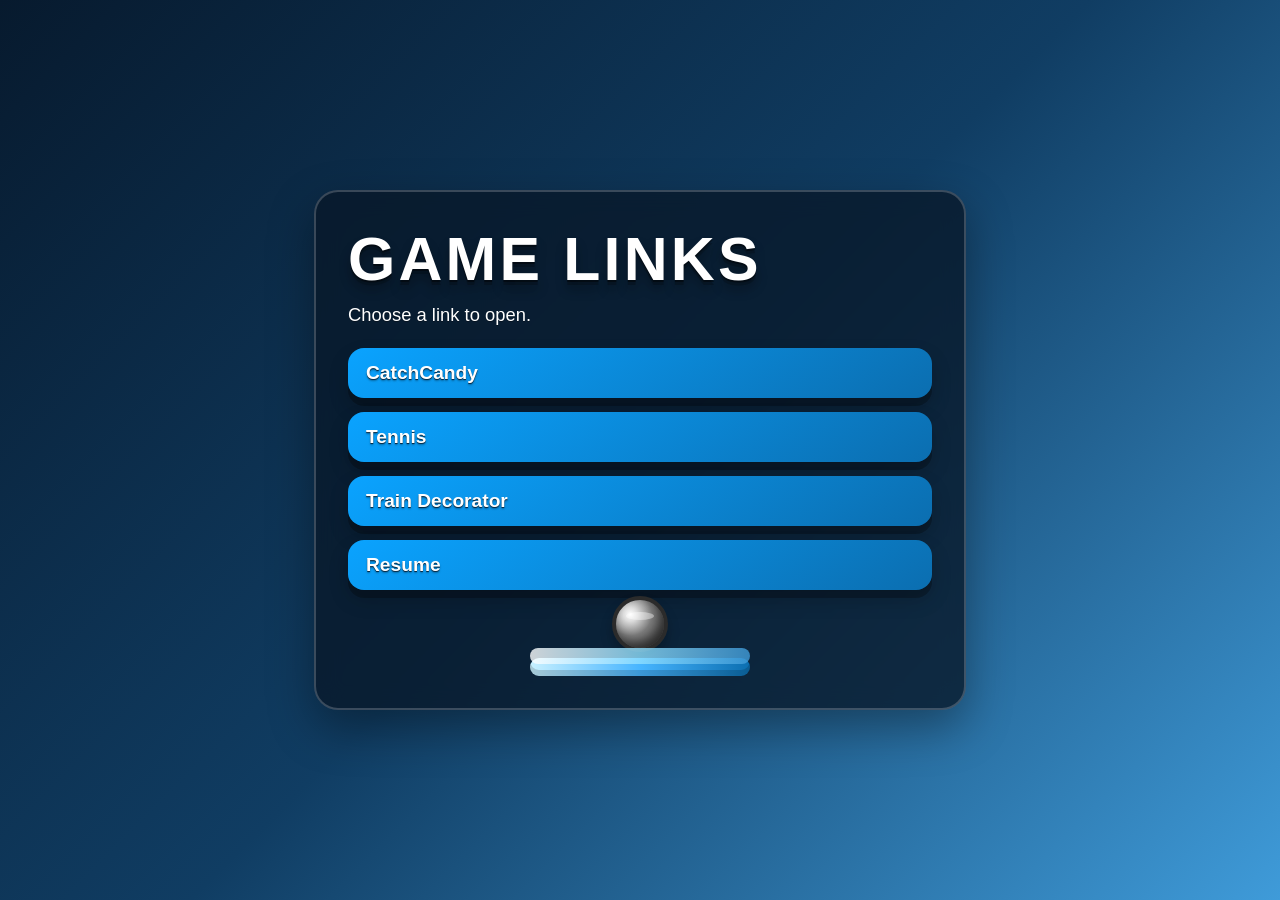
<file: sift/index.html>
<!DOCTYPE html>
<html lang="en">
<head>
  <meta charset="UTF-8" />
  <meta name="viewport" content="width=device-width, initial-scale=1.0" />
  <title>Project Links</title>
  <style>
    * {
      box-sizing: border-box;
    }

    body {
      margin: 0;
      min-height: 100vh;
      display: grid;
      place-items: center;
      font-family: "Trebuchet MS", "Segoe UI", sans-serif;
      background: linear-gradient(135deg, #071a2e, #103d63, #3f9bd9);
      color: #ffffff;
      overflow: hidden;
    }

    .page-shell {
      width: min(92vw, 700px);
      padding: 24px;
    }

    .hero-card {
      background: rgba(8, 24, 40, 0.78);
      border: 2px solid rgba(255, 255, 255, 0.2);
      border-radius: 24px;
      padding: 32px;
      box-shadow: 0 18px 45px rgba(0, 0, 0, 0.35);
      backdrop-filter: blur(12px);
    }

    h1 {
      margin: 0 0 10px;
      font-size: clamp(2.4rem, 5vw, 3.8rem);
      text-transform: uppercase;
      letter-spacing: 0.2rem;
      animation: fadeInTitle 1.2s ease both;
      text-shadow: 0 2px 0 rgba(0, 0, 0, 0.4), 0 5px 0 rgba(0, 0, 0, 0.2), 0 9px 12px rgba(0, 0, 0, 0.3);
    }

    .subtitle {
      margin: 0 0 22px;
      font-size: 1.15rem;
      opacity: 0.95;
      animation: fadeInTitle 1.25s ease both;
      text-shadow: 0 1px 0 rgba(0, 0, 0, 0.3);
    }

    .links-list {
      list-style: none;
      padding: 0;
      margin: 0;
      display: grid;
      gap: 14px;
    }

    .links-list li {
      opacity: 0;
      animation: bounceIn 1s cubic-bezier(0.22, 1, 0.36, 1) both;
    }

    .links-list li:nth-child(2) {
      animation-delay: 0.2s;
    }

    .links-list li:nth-child(3) {
      animation-delay: 0.4s;
    }

    .links-list a {
      display: block;
      padding: 14px 18px;
      border-radius: 16px;
      text-decoration: none;
      font-size: 1.2rem;
      font-weight: 800;
      color: #ffffff;
      background: linear-gradient(145deg, #0aa3ff, #0b6eb0);
      box-shadow: 0 8px 0 rgba(0, 0, 0, 0.25), 0 10px 20px rgba(0, 0, 0, 0.2);
      text-shadow: 0 2px 2px rgba(0, 0, 0, 0.35), 0 1px 0 #0a3c60;
      transition: transform 0.2s ease, box-shadow 0.2s ease;
    }

    .links-list a:hover {
      transform: translateY(-4px) scale(1.02);
      box-shadow: 0 12px 0 rgba(0, 0, 0, 0.25), 0 14px 24px rgba(0, 0, 0, 0.3);
    }

    .links-list a:active {
      transform: translateY(1px) scale(0.99);
    }

    .stage {
      margin-top: 24px;
      display: flex;
      flex-direction: column;
      align-items: center;
      gap: 6px;
    }

    .trampoline {
      width: 220px;
      height: 18px;
      background: linear-gradient(90deg, #c7f0ff, #47b5ff, #0b6eb0);
      border-radius: 999px;
      box-shadow: inset 0 -6px 0 rgba(0, 0, 0, 0.16);
      position: relative;
    }

    .trampoline::before {
      content: "";
      position: absolute;
      inset: -10px 0 auto 0;
      height: 16px;
      border-radius: 999px;
      background: linear-gradient(90deg, #ffffff, #8fdfff, #3f9bd9);
      opacity: 0.8;
    }

    .soccer-ball {
      position: relative;
      width: 56px;
      height: 56px;
      border-radius: 50%;
      border: 4px solid #2b2b2b;
      background: radial-gradient(circle at 30% 30%, #ffffff, #dbdbdb 15%, #7a7a7a 45%, #2d2d2d 100%);
      box-shadow: inset -4px -6px 8px rgba(0, 0, 0, 0.4), 0 8px 12px rgba(0, 0, 0, 0.25);
      animation: bounceBall 1.35s infinite ease-in-out;
      transform-origin: bottom center;
      margin-top: -18px;
    }

    .soccer-ball::before {
      content: "";
      position: absolute;
      inset: 12px 10px auto;
      height: 8px;
      border-radius: 50%;
      background: rgba(255, 255, 255, 0.4);
    }

    @keyframes fadeInTitle {
      from {
        opacity: 0;
        transform: translateY(-14px) scale(0.96);
      }
      to {
        opacity: 1;
        transform: translateY(0) scale(1);
      }
    }

    @keyframes bounceIn {
      0% {
        opacity: 0;
        transform: translateY(26px) scale(0.82);
      }
      65% {
        opacity: 1;
        transform: translateY(-6px) scale(1.03);
      }
      100% {
        opacity: 1;
        transform: translateY(0) scale(1);
      }
    }

    @keyframes bounceBall {
      0%,
      100% {
        transform: translateY(0) scale(1);
      }
      25% {
        transform: translateY(-100px) scale(1.03);
      }
      50% {
        transform: translateY(0) scale(1);
      }
      75% {
        transform: translateY(-34px) scale(1);
      }
    }
  </style>
</head>
<body>
  <main class="page-shell">
    <section class="hero-card">
      <h1>Game Links</h1>
      <p class="subtitle">Choose a link to open.</p>
      <ul class="links-list">
        <li><a href="CatchCandy/">CatchCandy</a></li>
        <li><a href="tennis/index.html">Tennis</a></li>
        <li><a href="train/index.html">Train Decorator</a></li>
        <li><a href="resume/">Resume</a></li>
      </ul>

      <div class="stage" aria-hidden="true">
        <div class="soccer-ball"></div>
        <div class="trampoline"></div>
      </div>
    </section>
  </main>
</body>
</html>
</file>
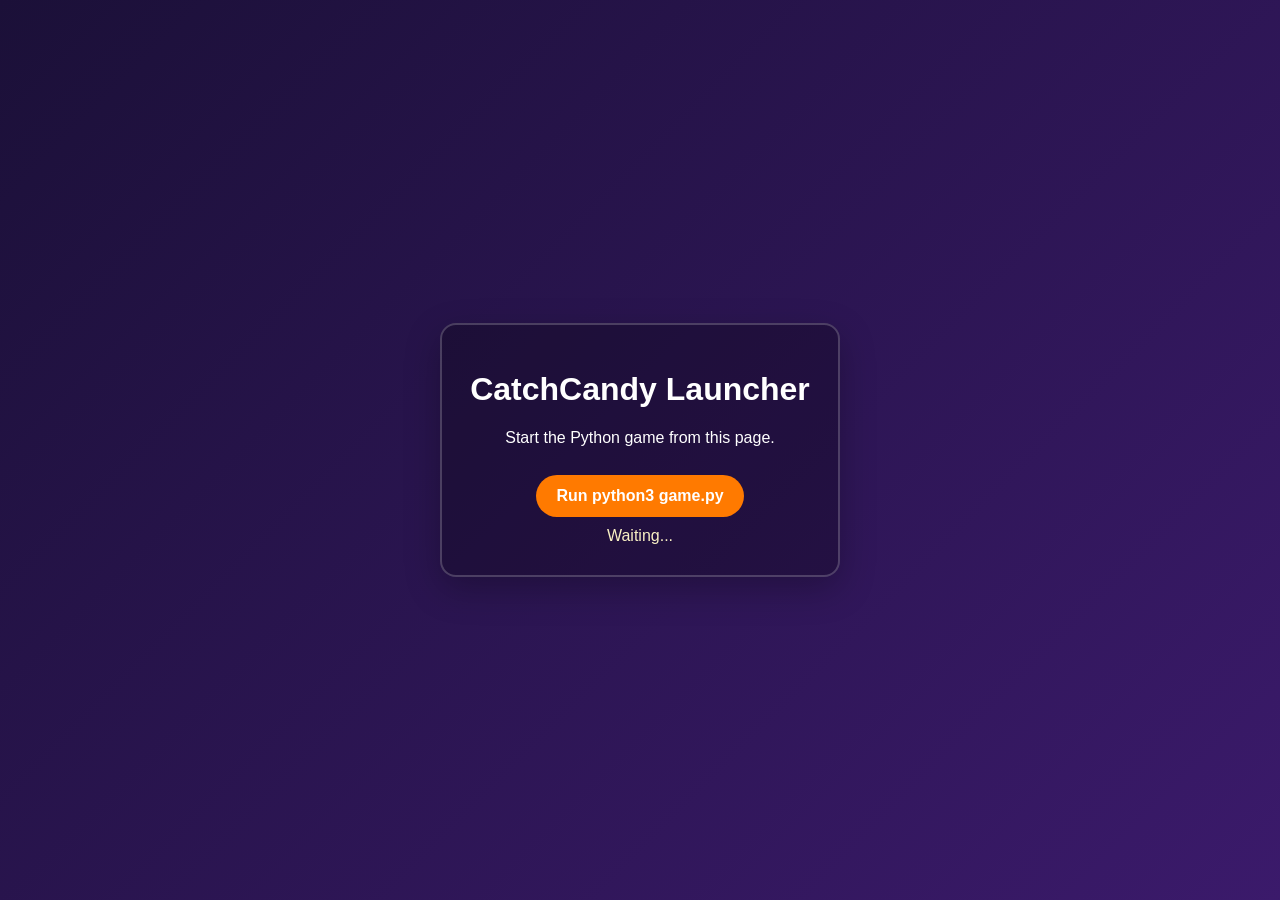
<file: sift/CatchCandy/index.html>
<!DOCTYPE html>
<html lang="en">
<head>
  <meta charset="UTF-8" />
  <meta name="viewport" content="width=device-width, initial-scale=1.0" />
  <title>Launch CatchCandy</title>
  <style>
    body {
      margin: 0;
      font-family: Arial, sans-serif;
      background: linear-gradient(135deg, #1b1038, #3b1a6b);
      color: white;
      display: flex;
      justify-content: center;
      align-items: center;
      min-height: 100vh;
    }
    .panel {
      background: rgba(0,0,0,0.25);
      border: 2px solid rgba(255,255,255,0.2);
      border-radius: 16px;
      padding: 24px 28px;
      text-align: center;
      box-shadow: 0 12px 35px rgba(0,0,0,0.25);
    }
    button {
      padding: 12px 20px;
      font-size: 16px;
      border: none;
      border-radius: 999px;
      background: #ff7a00;
      color: white;
      cursor: pointer;
      font-weight: bold;
      margin-top: 12px;
    }
    .status {
      margin-top: 10px;
      color: #f8f0c4;
      min-height: 24px;
    }
  </style>
</head>
<body>
  <div class="panel">
    <h1>CatchCandy Launcher</h1>
    <p>Start the Python game from this page.</p>
    <button onclick="launchGame()">Run python3 game.py</button>
    <div id="status" class="status">Waiting...</div>
  </div>

  <script>
    async function launchGame() {
      const status = document.getElementById('status');
      status.textContent = 'Starting game...';
      try {
        const response = await fetch('/run-game');
        const data = await response.json();
        if (data.status === 'started') {
          status.textContent = 'Game started successfully.';
        } else {
          status.textContent = 'Could not start the game.';
        }
      } catch (err) {
        status.textContent = 'Error: make sure the launcher server is running.';
      }
    }
  </script>
</body>
</html>
</file>
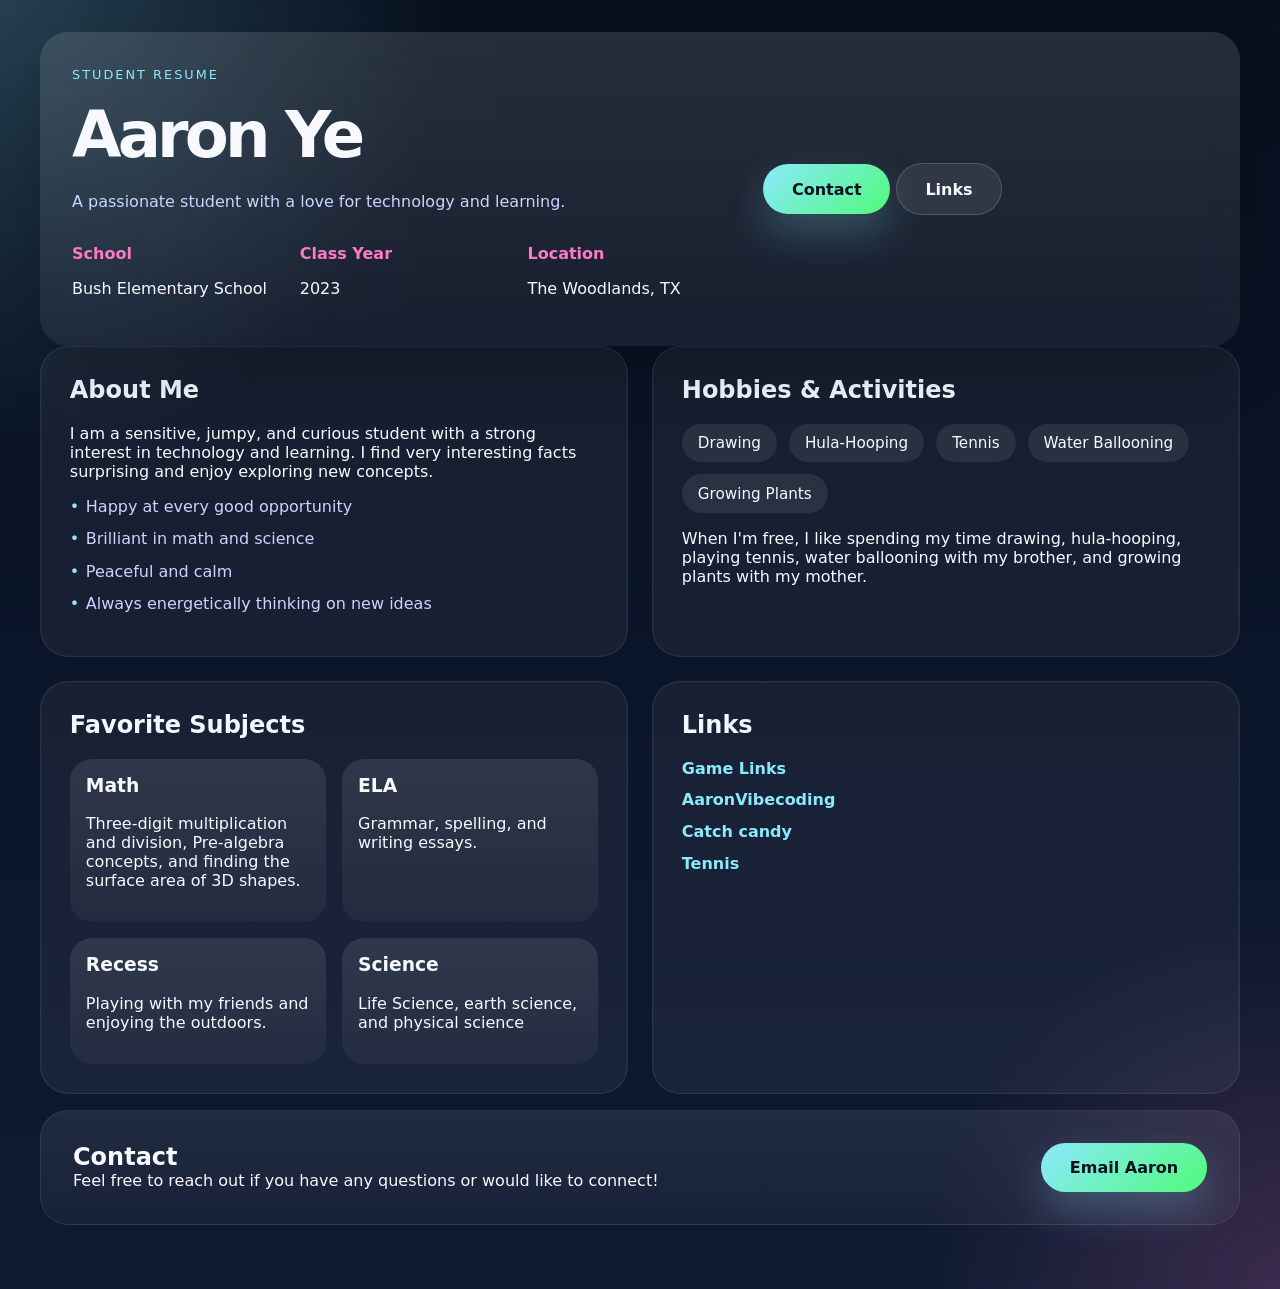
<file: sift/resume/index.html>
<!DOCTYPE html>
<html lang="en">
<head>
  <meta charset="UTF-8" />
  <meta name="viewport" content="width=device-width, initial-scale=1.0" />
  <title>Student Resume | Aaron Ye</title>
  <link rel="stylesheet" href="style.css" />
</head>
<body>
  <main class="page-shell">
    <section class="hero-card">
      <div class="hero-text">
        <span class="eyebrow">Student Resume</span>
        <h1>Aaron Ye</h1>
        <p class="subtitle">A passionate student with a love for technology and learning.</p>
        <div class="hero-details">
          <div>
            <strong>School</strong>
            <p>Bush Elementary School</p>
          </div>
          <div>
            <strong>Class Year</strong>
            <p>2023</p>
          </div>
          <div>
            <strong>Location</strong>
            <p>The Woodlands, TX</p>
          </div>
        </div>
      </div>
      <div class="hero-actions">
        <a class="button primary" href="#contact">Contact</a>
        <a class="button secondary" href="#links">Links</a>
      </div>
    </section>

    <section class="grid-container">
      <article class="panel about-panel">
        <h2>About Me</h2>
        <p>I am a sensitive, jumpy, and curious student with a strong interest in technology and learning. I find very interesting facts surprising and enjoy exploring new concepts.</p>
        <ul class="attributes-list">
          <li>Happy at every good opportunity</li>
          <li>Brilliant in math and science</li>
          <li>Peaceful and calm</li>
          <li>Always energetically thinking on new ideas</li>
        </ul>
      </article>

      <article class="panel hobbies-panel">
        <h2>Hobbies &amp; Activities</h2>
        <div class="badges">
          <span>Drawing</span>
          <span>Hula-Hooping</span>
          <span>Tennis</span>
          <span>Water Ballooning</span>
          <span>Growing Plants</span>
        </div>
        <p>When I'm free, I like spending my time drawing, hula-hooping, playing tennis, water ballooning with my brother, and growing plants with my mother.</p>
      </article>

      <article class="panel subjects-panel">
        <h2>Favorite Subjects</h2>
        <div class="subject-grid">
          <div class="subject-card">
            <h3>Math</h3>
            <p>Three-digit multiplication and division, Pre-algebra concepts, and finding the surface area of 3D shapes.</p>
          </div>
          <div class="subject-card">
            <h3>ELA</h3>
            <p>Grammar, spelling, and writing essays.</p>
          </div>
          <div class="subject-card">
            <h3>Recess</h3>
            <p>Playing with my friends and enjoying the outdoors.</p>
          </div>
          <div class="subject-card">
            <h3>Science</h3>
            <p>Life Science, earth science, and physical science</p>
          </div>
        </div>
      </article>

      <article id="links" class="panel links-panel">
        <h2>Links</h2>
        <ul class="links-list">
          <li><a href="../index.html">Game Links</a></li>
          <li><a href="../../">AaronVibecoding</a></li>
          <li><a href="../Catch%20candy/">Catch candy</a></li>
          <li><a href="../Tennis/index.html">Tennis</a></li>
        </ul>
      </article>
    </section>

    <section id="contact" class="contact-card">
      <div>
        <h2>Contact</h2>
        <p>Feel free to reach out if you have any questions or would like to connect!</p>
      </div>
      <a class="button primary" href="mailto:aaronye8332@gmail.com">Email Aaron</a>
    </section>
  </main>
  <script src="script.js"></script>
</body>
</html>
</file>
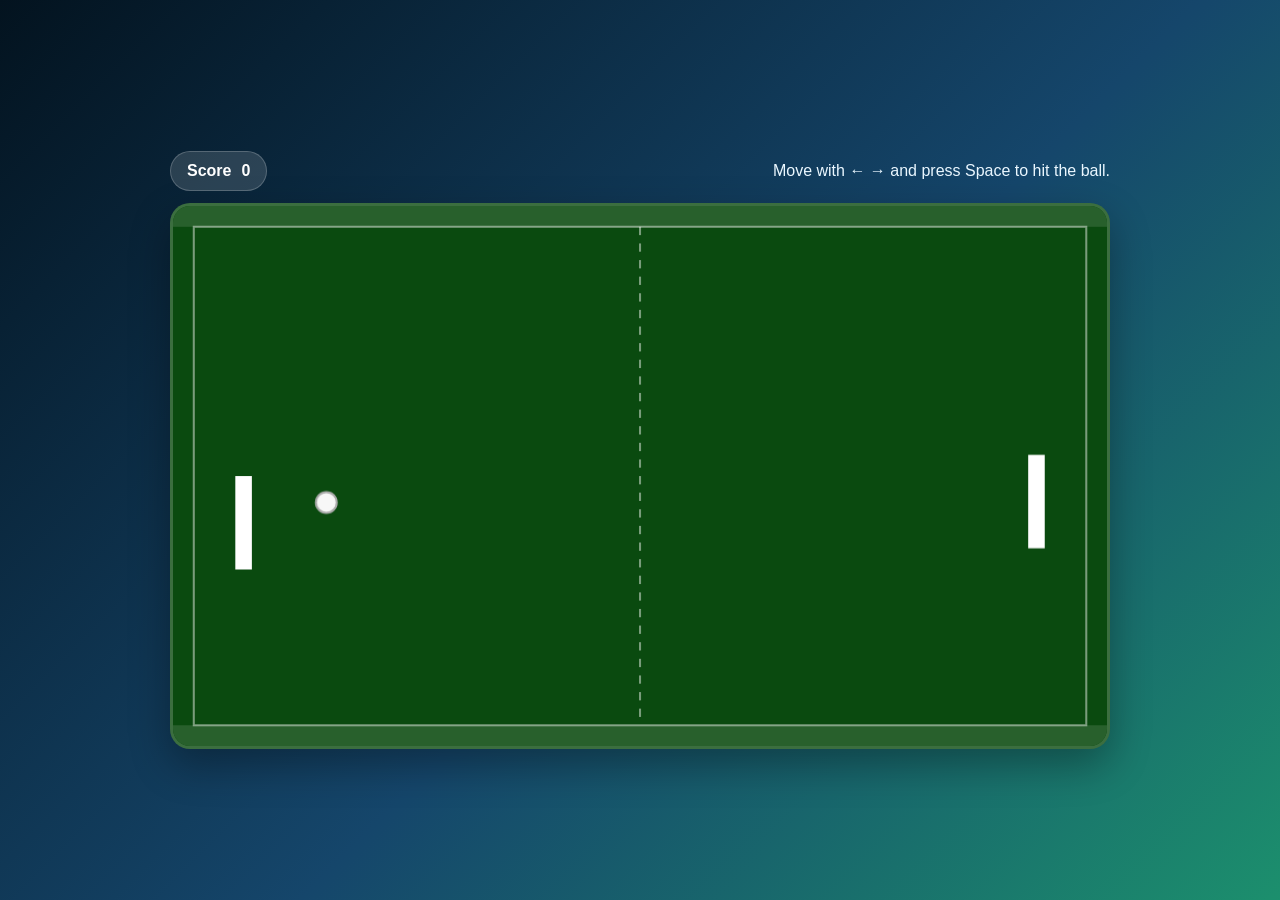
<file: sift/tennis/index.html>
<!DOCTYPE html>
<html lang="en">
  <head>
    <meta charset="UTF-8" />
    <meta name="viewport" content="width=device-width, initial-scale=1.0" />
    <title>Tennis Game</title>
    <link rel="preconnect" href="https://fonts.googleapis.com" />
    <link rel="preconnect" href="https://fonts.gstatic.com" crossorigin />
    <link href="https://fonts.googleapis.com/css2?family=Lobster&display=swap" rel="stylesheet" />
    <link rel="stylesheet" href="style.css" />
  </head>
  <body>
    <main class="game-shell">
      <section class="hud">
        <div class="score-card">
          <span>Score</span>
          <strong id="score">0</strong>
        </div>
        <p class="instructions">Move with ← → and press Space to hit the ball.</p>
      </section>

      <canvas id="gameCanvas" width="900" height="520"></canvas>

      <div id="gameOverOverlay" class="overlay hidden">
        <h1>Game Over</h1>
      </div>
    </main>

    <script src="script.js"></script>
  </body>
</html>
</file>
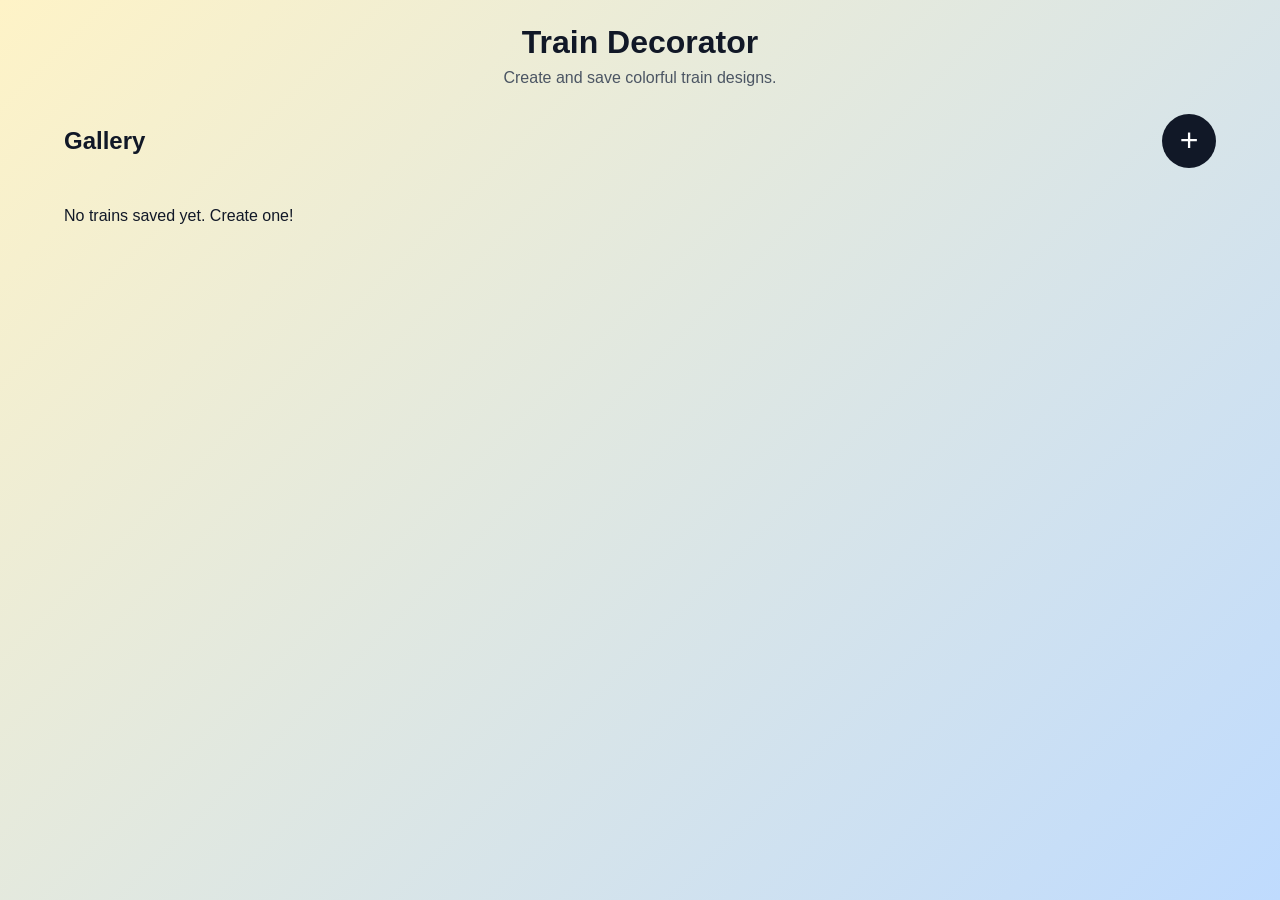
<file: sift/train/index.html>
<!DOCTYPE html>
<html lang="en">
  <head>
    <meta charset="UTF-8" />
    <meta name="viewport" content="width=device-width, initial-scale=1.0" />
    <title>Train Decorator</title>
    <link rel="stylesheet" href="style.css" />
  </head>
  <body>
    <div class="app-shell">
      <header class="topbar">
        <h1>Train Decorator</h1>
        <p>Create and save colorful train designs.</p>
      </header>

      <section id="galleryView" class="view active">
        <div class="gallery-header">
          <h2>Gallery</h2>
          <button id="addBtn" class="fab" aria-label="Create a new train">+</button>
        </div>
        <div id="gallery" class="gallery"></div>
      </section>

      <section id="editorView" class="view">
        <div class="toolbar">
          <div class="tool-group">
            <button class="tool-btn active" data-tool="paintbrush">Paintbrush</button>
            <button class="tool-btn" data-tool="marker">Marker</button>
            <button class="tool-btn" data-tool="colored-pencil">Colored Pencil</button>
            <button id="emojiBtn" class="tool-btn">Emoji Stickers</button>
          </div>
          <div class="action-group">
            <button id="clearBtn" class="action-btn">Clear</button>
            <button id="saveBtn" class="action-btn save">Save</button>
            <button id="backBtn" class="action-btn">Back</button>
          </div>
        </div>

        <div class="palette" id="palette">
          <button class="color-swatch active" data-color="#111111" style="--swatch:#111111"></button>
          <button class="color-swatch" data-color="#ff4d4d" style="--swatch:#ff4d4d"></button>
          <button class="color-swatch" data-color="#ffb800" style="--swatch:#ffb800"></button>
          <button class="color-swatch" data-color="#2ecc71" style="--swatch:#2ecc71"></button>
          <button class="color-swatch" data-color="#3b82f6" style="--swatch:#3b82f6"></button>
          <button class="color-swatch" data-color="#8b5cf6" style="--swatch:#8b5cf6"></button>
          <button class="color-swatch" data-color="#f472b6" style="--swatch:#f472b6"></button>
          <button class="color-swatch" data-color="#ffffff" style="--swatch:#ffffff"></button>
        </div>

        <div class="emoji-picker" id="emojiPicker">
          <button data-emoji="😀">😀</button>
          <button data-emoji="😄">😄</button>
          <button data-emoji="🚂">🚂</button>
          <button data-emoji="⭐">⭐</button>
          <button data-emoji="🌈">🌈</button>
          <button data-emoji="🎈">🎈</button>
          <button data-emoji="🎉">🎉</button>
          <button data-emoji="✨">✨</button>
        </div>

        <canvas id="trainCanvas" width="900" height="560"></canvas>
      </section>
    </div>

    <script src="script.js"></script>
  </body>
</html>
</file>
<file: sift/resume/style.css>
:root {
  --bg: #0b1220;
  --surface: rgba(255, 255, 255, 0.08);
  --surface-strong: rgba(255, 255, 255, 0.12);
  --text-primary: #f7f9ff;
  --text-secondary: #cbd4ff;
  --accent: #8be9fd;
  --accent-strong: #ff79c6;
  --accent-soft: #50fa7b;
  --shadow: 0 24px 60px rgba(0, 0, 0, 0.2);
  --radius: 28px;
  font-family: Inter, ui-sans-serif, system-ui, sans-serif;
}

* {
  box-sizing: border-box;
}

html {
  scroll-behavior: smooth;
}

body {
  margin: 0;
  min-height: 100vh;
  background: radial-gradient(circle at top left, rgba(139, 233, 253, 0.22), transparent 25%),
    radial-gradient(circle at bottom right, rgba(255, 121, 198, 0.18), transparent 20%),
    linear-gradient(180deg, #08101f 0%, #0f1a33 100%);
  color: var(--text-primary);
}

.page-shell {
  width: min(1200px, calc(100% - 2rem));
  margin: 0 auto;
  padding: 2rem 0 4rem;
}

.hero-card,
.grid-container,
.contact-card {
  display: grid;
  gap: 1.5rem;
}

.hero-card {
  padding: 2rem;
  border-radius: var(--radius);
  background: linear-gradient(180deg, rgba(255, 255, 255, 0.12), rgba(255, 255, 255, 0.06));
  backdrop-filter: blur(20px);
  box-shadow: var(--shadow);
  grid-template-columns: 1.5fr 1fr;
  align-items: center;
}

.hero-text {
  max-width: 700px;
}

.eyebrow {
  display: inline-block;
  text-transform: uppercase;
  letter-spacing: 0.16em;
  font-size: 0.8rem;
  color: var(--accent);
  margin-bottom: 1rem;
}

.hero-card h1 {
  margin: 0;
  font-size: clamp(3rem, 5vw, 4.8rem);
  letter-spacing: -0.06em;
}

.subtitle {
  margin: 1rem 0 1.75rem;
  line-height: 1.75;
  color: var(--text-secondary);
  max-width: 620px;
}

.hero-details {
  display: grid;
  gap: 1rem;
  grid-template-columns: repeat(3, minmax(0, 1fr));
}

.hero-details strong {
  display: block;
  color: var(--accent-strong);
  margin-bottom: 0.4rem;
}

.hero-actions {
  justify-content: end;
  align-items: center;
}

.button {
  display: inline-flex;
  align-items: center;
  justify-content: center;
  border: 0;
  border-radius: 999px;
  padding: 0.95rem 1.8rem;
  font-weight: 700;
  text-decoration: none;
  transition: transform 0.2s ease, box-shadow 0.2s ease, background-color 0.2s ease;
}

.button:hover {
  transform: translateY(-2px);
}

.primary {
  background: linear-gradient(135deg, var(--accent), var(--accent-soft));
  color: #0b1220;
  box-shadow: 0 18px 40px rgba(139, 233, 253, 0.24);
}

.secondary {
  background: rgba(255, 255, 255, 0.08);
  color: var(--text-primary);
  border: 1px solid rgba(255, 255, 255, 0.16);
}

.grid-container {
  grid-template-columns: repeat(2, minmax(0, 1fr));
}

.panel {
  padding: 1.8rem;
  border-radius: var(--radius);
  background: rgba(255, 255, 255, 0.05);
  border: 1px solid rgba(255, 255, 255, 0.08);
  box-shadow: inset 0 0 0 1px rgba(255, 255, 255, 0.02);
}

.panel h2 {
  margin-top: 0;
  color: #f1f7ff;
}

.attributes-list,
.links-list,
.badges,
.subject-grid {
  margin: 1rem 0 0;
  padding: 0;
}

.attributes-list li {
  list-style: none;
  margin-bottom: 0.85rem;
  padding-left: 1rem;
  position: relative;
  color: var(--text-secondary);
}

.attributes-list li::before {
  content: "•";
  position: absolute;
  left: 0;
  color: var(--accent);
}

.badges {
  display: flex;
  flex-wrap: wrap;
  gap: 0.75rem;
}

.badges span {
  background: rgba(255, 255, 255, 0.08);
  color: var(--text-primary);
  padding: 0.65rem 1rem;
  border-radius: 999px;
  font-size: 0.95rem;
}

.subject-grid {
  display: grid;
  gap: 1rem;
  grid-template-columns: repeat(2, minmax(0, 1fr));
}

.subject-card {
  padding: 1rem;
  border-radius: 22px;
  background: linear-gradient(180deg, rgba(255, 255, 255, 0.1), rgba(255, 255, 255, 0.04));
}

.subject-card h3 {
  margin-top: 0;
}

.links-list li {
  list-style: none;
  margin: 0.8rem 0;
}

.links-list a {
  color: var(--accent);
  text-decoration: none;
  font-weight: 600;
}

.links-list a:hover {
  text-decoration: underline;
}

.contact-card {
  padding: 2rem;
  margin-top: 1rem;
  grid-template-columns: 1fr auto;
  border-radius: var(--radius);
  background: linear-gradient(180deg, rgba(255, 255, 255, 0.08), rgba(255, 255, 255, 0.04));
  border: 1px solid rgba(255, 255, 255, 0.08);
}

.contact-card h2,
.contact-card p {
  margin: 0;
}

@media (max-width: 900px) {
  .hero-card,
  .grid-container {
    grid-template-columns: 1fr;
  }

  .hero-actions {
    justify-content: flex-start;
    gap: 1rem;
  }

  .contact-card {
    grid-template-columns: 1fr;
  }

  .subject-grid {
    grid-template-columns: 1fr;
  }
}

@media (max-width: 600px) {
  .page-shell {
    width: min(100%, calc(100% - 1.5rem));
    padding: 1.5rem 0 3rem;
  }

  .hero-card {
    padding: 1.5rem;
  }

  .hero-details {
    grid-template-columns: 1fr;
  }

  .button {
    width: 100%;
  }
}
</file>
<file: sift/tennis/style.css>
:root {
  color-scheme: dark;
}

* {
  box-sizing: border-box;
}

body {
  margin: 0;
  min-height: 100vh;
  display: grid;
  place-items: center;
  font-family: "Segoe UI", sans-serif;
  background: linear-gradient(135deg, #03131f, #15466b 55%, #1c8f6d);
  color: #fff;
}

.game-shell {
  width: min(96vw, 980px);
  padding: 20px;
}

.hud {
  display: flex;
  justify-content: space-between;
  align-items: center;
  margin-bottom: 12px;
  gap: 16px;
}

.score-card {
  background: rgba(255, 255, 255, 0.14);
  border: 1px solid rgba(255, 255, 255, 0.2);
  padding: 10px 16px;
  border-radius: 999px;
  font-size: 1rem;
  font-weight: 700;
  display: inline-flex;
  align-items: center;
  gap: 10px;
}

.instructions {
  margin: 0;
  font-size: 1rem;
  color: #eaf7ff;
}

canvas {
  display: block;
  width: 100%;
  height: auto;
  border-radius: 20px;
  border: 3px solid rgba(255, 255, 255, 0.2);
  box-shadow: 0 16px 40px rgba(0, 0, 0, 0.32);
  background: #0a4a0f;
}

.overlay {
  position: absolute;
  inset: 0;
  display: grid;
  place-items: center;
  background: rgba(2, 8, 14, 0.6);
  border-radius: 20px;
}

.overlay.hidden {
  display: none;
}

.overlay h1 {
  font-family: "Lobster", cursive;
  font-size: clamp(3rem, 6vw, 4.5rem);
  letter-spacing: 0.08em;
  text-shadow: 0 3px 10px rgba(0, 0, 0, 0.35);
}
</file>
<file: sift/train/style.css>
:root {
  color-scheme: light;
  font-family: "Trebuchet MS", Arial, sans-serif;
}

* {
  box-sizing: border-box;
}

body {
  margin: 0;
  min-height: 100vh;
  background: linear-gradient(135deg, #fef3c7, #bfdbfe);
  color: #111827;
}

.app-shell {
  max-width: 1200px;
  margin: 0 auto;
  padding: 24px;
}

.topbar {
  text-align: center;
  margin-bottom: 20px;
}

.topbar h1 {
  margin: 0 0 8px;
  font-size: 2rem;
}

.topbar p {
  margin: 0;
  color: #4b5563;
}

.view {
  display: none;
}

.view.active {
  display: block;
}

.gallery-header {
  display: flex;
  justify-content: space-between;
  align-items: center;
  margin-bottom: 16px;
}

.fab {
  width: 54px;
  height: 54px;
  border: none;
  border-radius: 50%;
  background: #111827;
  color: white;
  font-size: 2rem;
  cursor: pointer;
}

.gallery {
  display: grid;
  grid-template-columns: repeat(auto-fill, minmax(220px, 1fr));
  gap: 16px;
}

.gallery-card {
  background: white;
  border-radius: 16px;
  padding: 12px;
  box-shadow: 0 10px 24px rgba(17, 24, 39, 0.12);
}

.gallery-card img {
  width: 100%;
  height: 180px;
  object-fit: cover;
  border-radius: 12px;
  background: #f3f4f6;
}

.gallery-card p {
  margin: 10px 0 0;
  font-weight: 600;
  text-align: center;
}

.toolbar,
.palette,
.emoji-picker {
  display: flex;
  flex-wrap: wrap;
  gap: 10px;
  margin-bottom: 12px;
}

.tool-btn,
.action-btn,
.color-swatch,
.emoji-picker button {
  border: 1px solid #d1d5db;
  border-radius: 999px;
  padding: 8px 12px;
  background: white;
  cursor: pointer;
}

.tool-btn.active,
.action-btn.save {
  background: #111827;
  color: white;
}

.color-swatch {
  width: 32px;
  height: 32px;
  border-radius: 50%;
  padding: 0;
  background: var(--swatch);
}

.color-swatch.active {
  outline: 3px solid #111827;
  outline-offset: 2px;
}

.emoji-picker {
  display: none;
}

.emoji-picker.show {
  display: flex;
}

canvas {
  width: 100%;
  max-width: 900px;
  height: auto;
  border: 2px solid #111827;
  border-radius: 16px;
  background: white;
  cursor: crosshair;
  box-shadow: 0 14px 28px rgba(17, 24, 39, 0.16);
}

@media (max-width: 640px) {
  .app-shell {
    padding: 16px;
  }

  .toolbar {
    flex-direction: column;
  }
}
</file>
